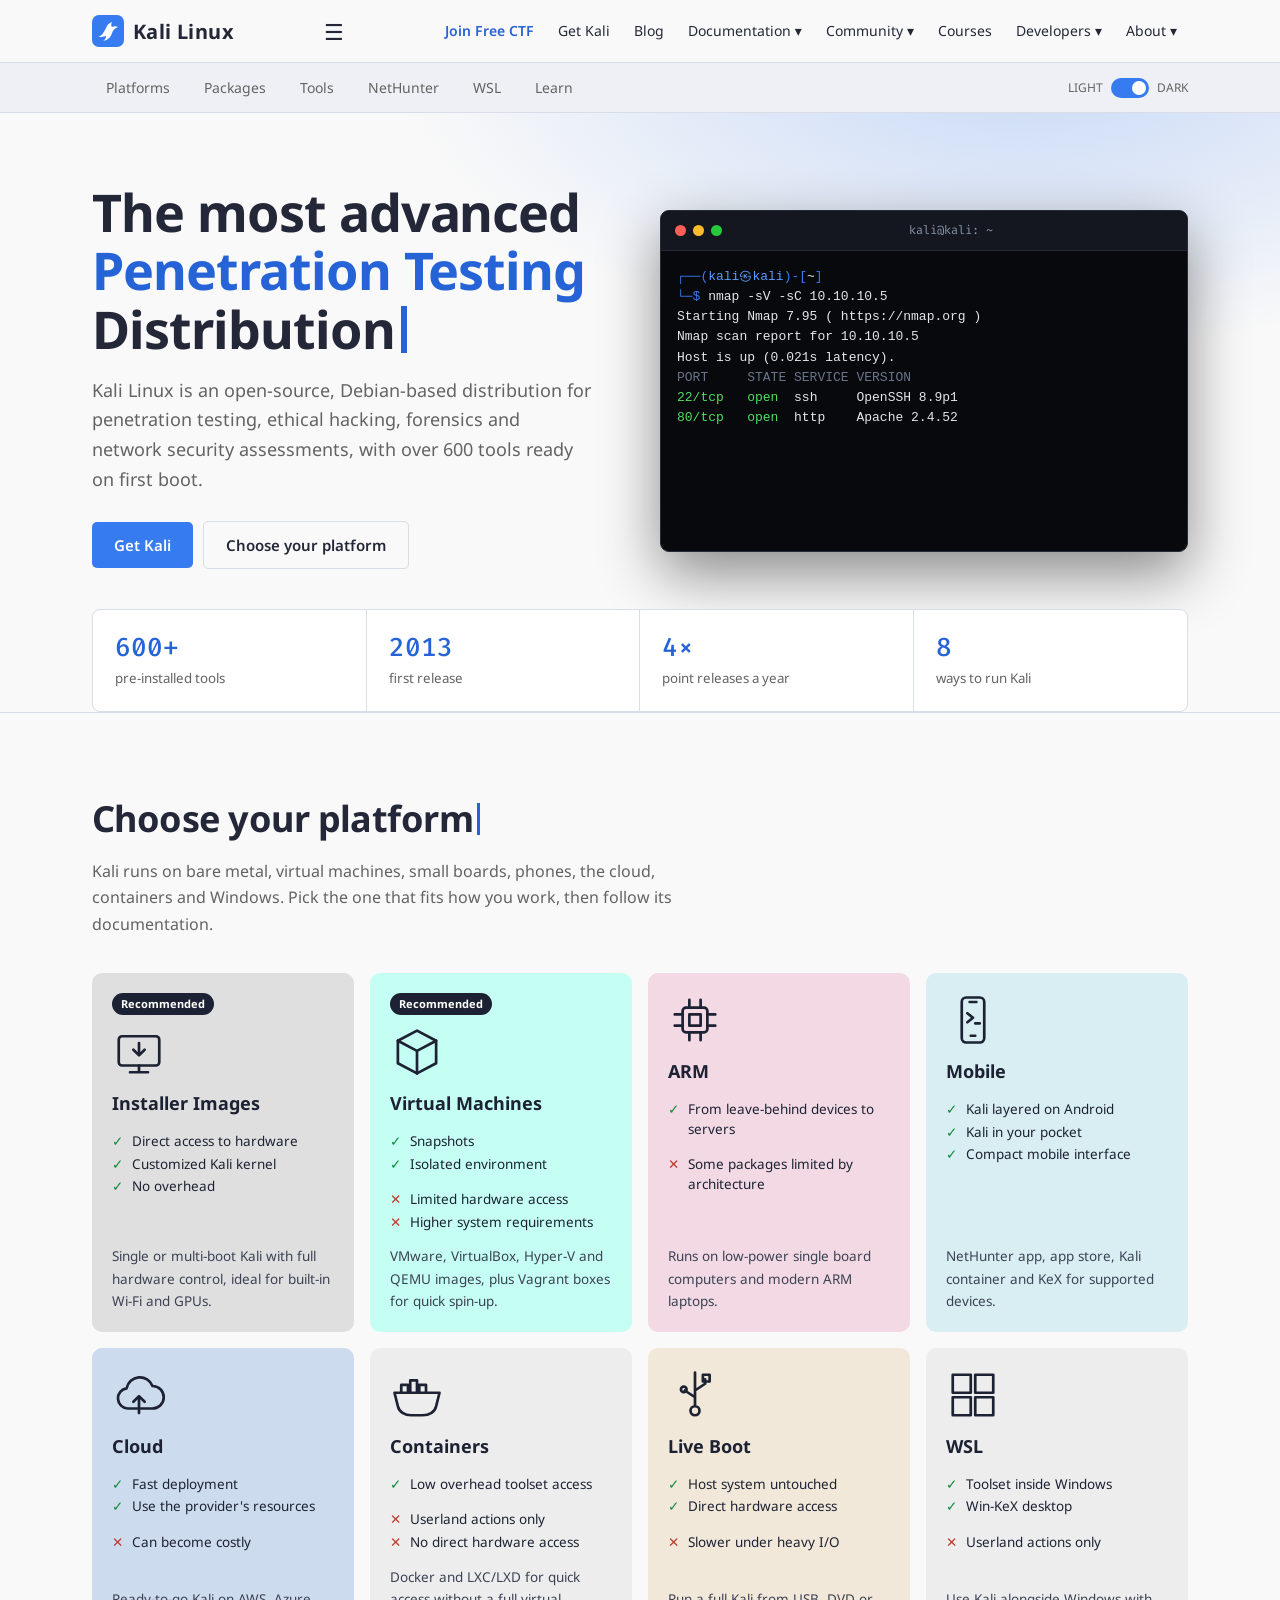
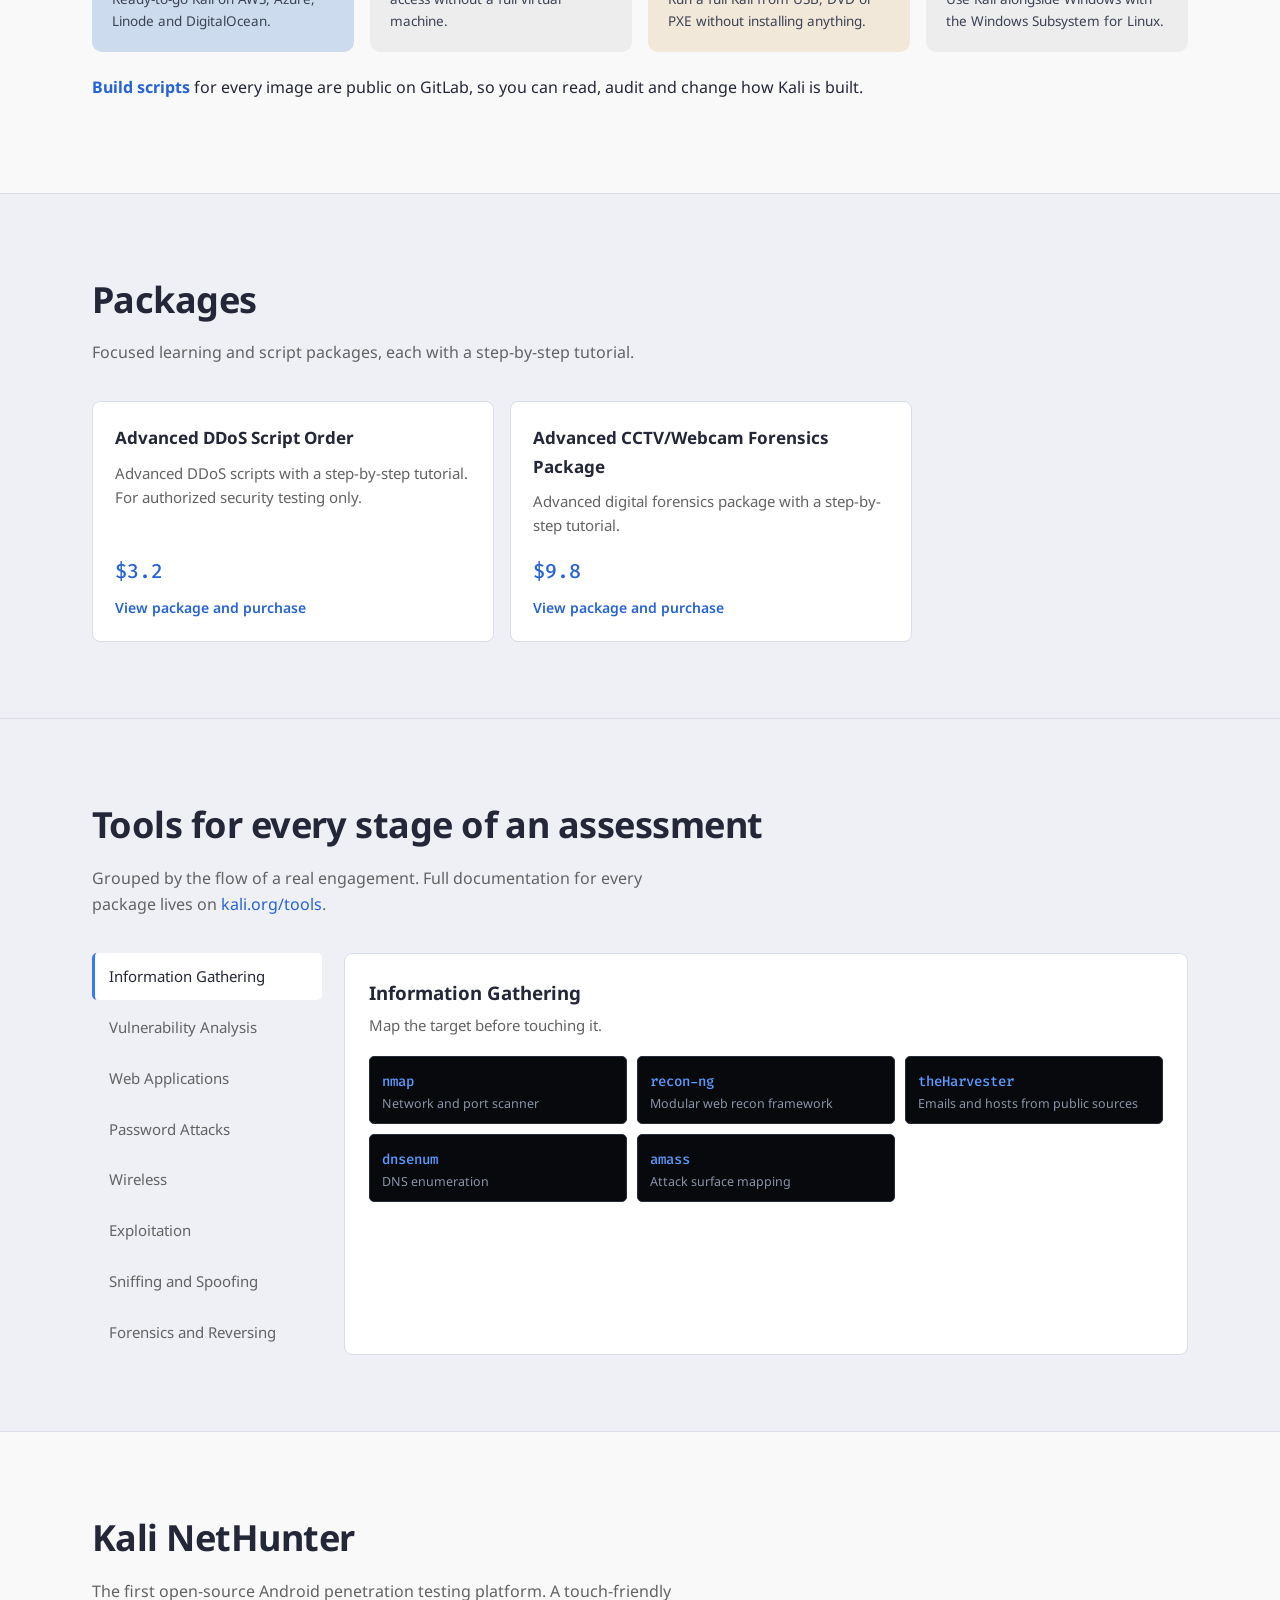
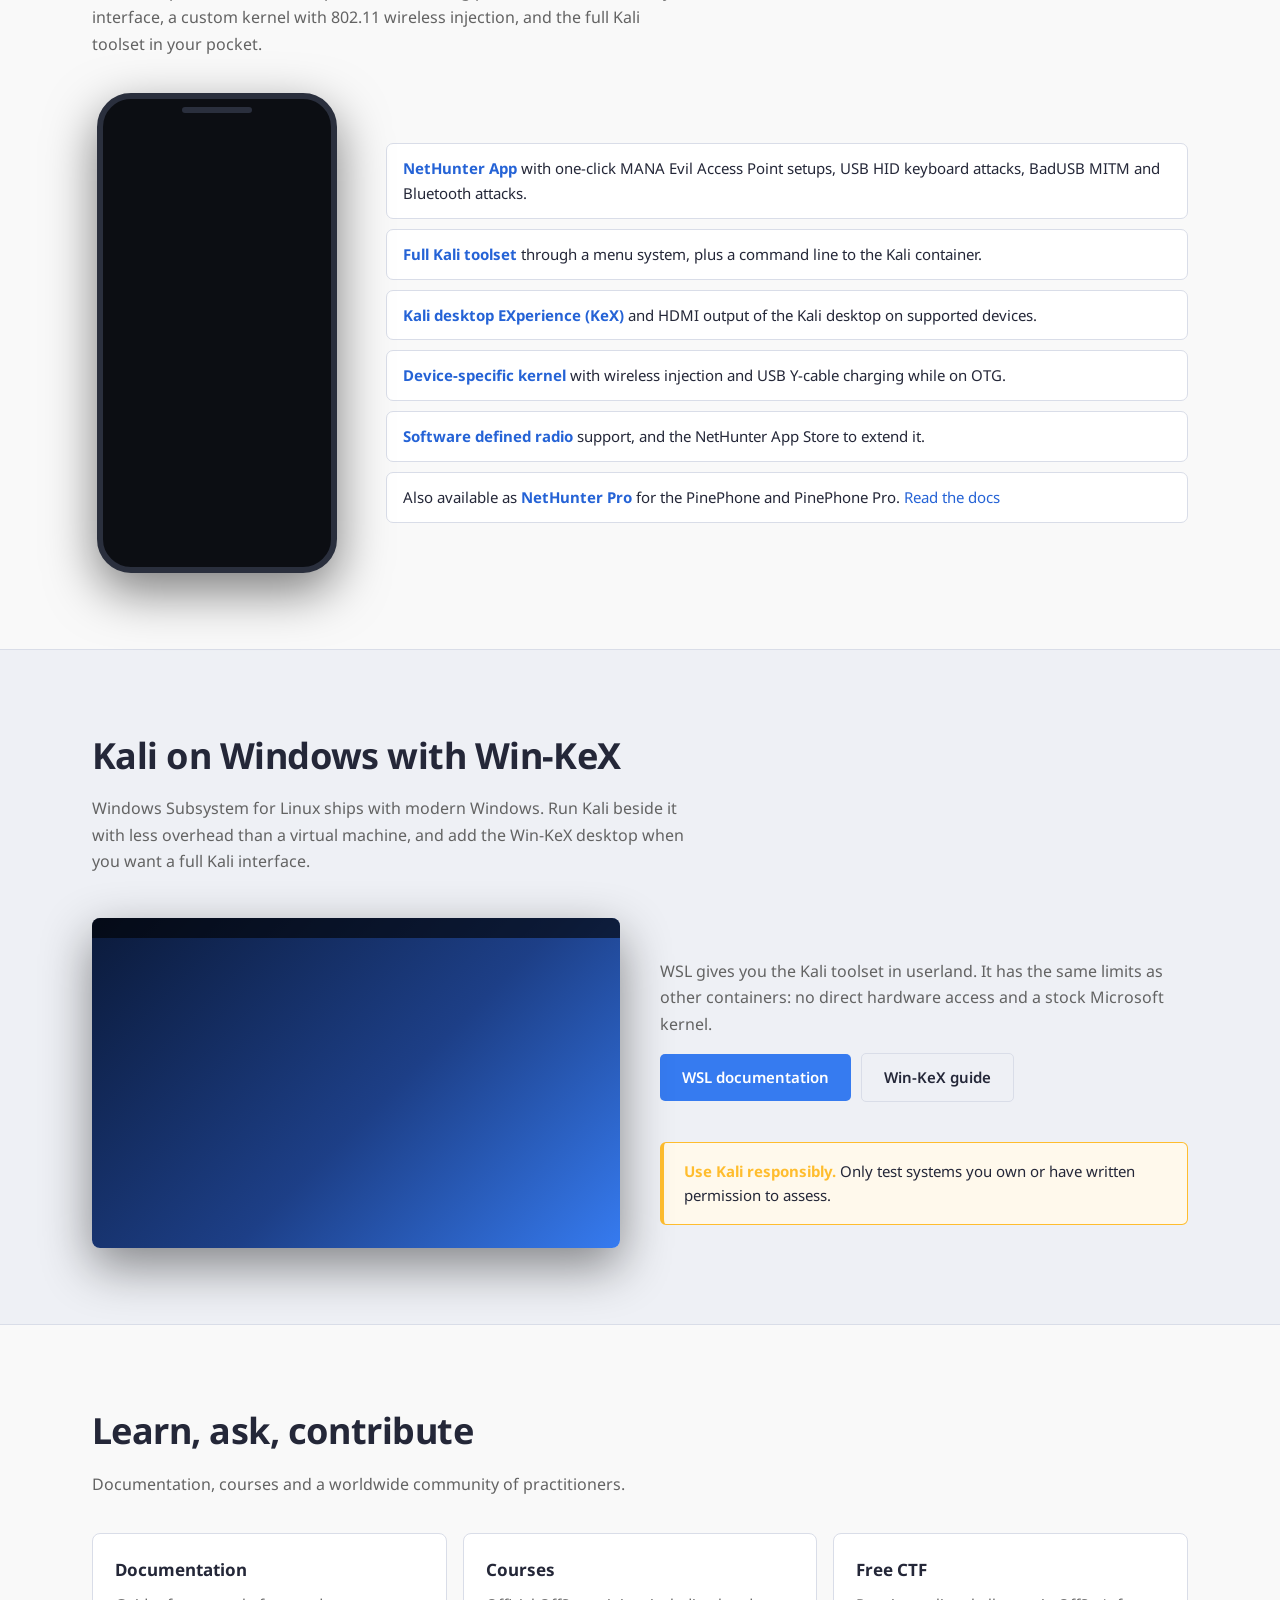
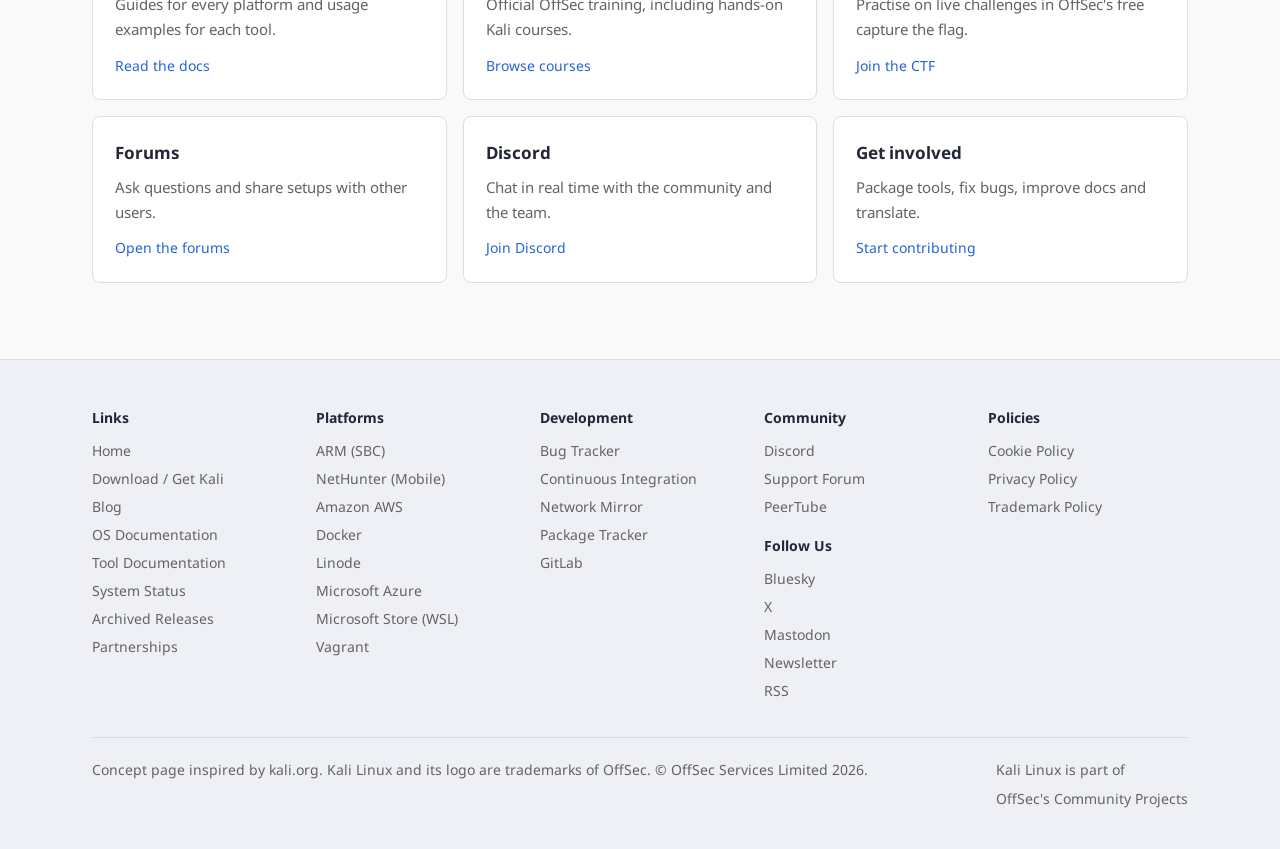
<file: index.html>
<!DOCTYPE html>
<html lang="en">
<head>
<meta charset="utf-8">
<title>Kali Linux | Penetration Testing and Ethical Hacking Linux Distribution</title>
<meta name="viewport" content="width=device-width, initial-scale=1, viewport-fit=cover">
<link rel="stylesheet" href="https://fonts.googleapis.com/css2?family=Noto+Sans:wght@400;600;700&family=Fira+Code:wght@400;500&display=swap">
<style>
:root{--bg:#010409;--bg2:#0b0f17;--panel:#16171d;--line:#262b38;--text:#e4e6ec;--mute:#98a0b3;--blue:#367bf0;--blue2:#5b9bff;--term:#07090d;--green:#4ee05b;--red:#ff5f56;--amber:#ffbd2e;--mono:'Fira Code',ui-monospace,Menlo,Consolas,monospace;--sans:'Noto Sans',system-ui,-apple-system,Segoe UI,Roboto,sans-serif;box-sizing:border-box;padding-top:env(safe-area-inset-top,0px);padding-bottom:env(safe-area-inset-bottom,0px)}
@media (prefers-color-scheme:light){:root:not([data-theme="dark"]){--bg:#f9f9f9;--bg2:#eef0f5;--panel:#fff;--line:#d9dde8;--text:#242738;--mute:#636363;--blue2:#2563d6}}
:root[data-theme="light"]{--bg:#f9f9f9;--bg2:#eef0f5;--panel:#fff;--line:#d9dde8;--text:#242738;--mute:#636363;--blue2:#2563d6}
*{box-sizing:border-box}html{scroll-behavior:smooth;scroll-padding-top:calc(120px + env(safe-area-inset-top,0px))}
body{margin:0;background:var(--bg);color:var(--text);font:16px/1.65 var(--sans)}
a{color:var(--blue2);text-decoration:none}a:hover{text-decoration:underline}
:focus-visible{outline:2px solid var(--blue2);outline-offset:2px}
.wrap{max-width:1140px;margin:0 auto;padding:0 22px}
header{position:sticky;top:env(safe-area-inset-top,0px);z-index:20;background:var(--bg);border-bottom:1px solid var(--line)}
header .wrap{display:flex;align-items:center;height:62px;gap:14px}
.logo{display:flex;align-items:center;gap:9px;font-weight:700;font-size:20px;color:var(--text);letter-spacing:.02em}
.logo:hover{text-decoration:none}.logo svg{width:32px;height:32px}
#nav{display:flex;list-style:none;margin:0 0 0 auto;padding:0;gap:2px;align-items:center}
#nav>li{position:relative}
#nav>li>a,#nav>li>button{all:unset;cursor:pointer;display:block;padding:20px 11px;font-size:14px;color:var(--text)}
#nav>li>a:hover,#nav>li>button:hover{color:var(--blue2);text-decoration:none}
#nav .ctf{color:var(--blue2);font-weight:600}
.menu{display:none;position:absolute;top:100%;left:0;min-width:220px;background:var(--panel);border:1px solid var(--line);border-radius:0 0 7px 7px;padding:6px;box-shadow:0 14px 34px rgba(0,0,0,.4)}
.dd:hover .menu,.dd:focus-within .menu{display:block}
.menu a{display:block;padding:8px 12px;border-radius:4px;color:var(--text);font-size:14px}.menu a:hover{background:var(--bg2);color:var(--blue2);text-decoration:none}
.burger{display:none;all:unset;cursor:pointer;margin-left:auto;padding:8px;font-size:22px}
.sub{border-bottom:1px solid var(--line);background:var(--bg2);position:sticky;top:calc(62px + env(safe-area-inset-top,0px));z-index:19}
.sub .wrap{display:flex;gap:6px;overflow-x:auto;padding-top:8px;padding-bottom:8px}
.sub a{color:var(--mute);font-size:14px;padding:5px 14px;border-radius:99px;white-space:nowrap}.sub a:hover{background:var(--panel);color:var(--text);text-decoration:none}
.sw{display:flex;align-items:center;gap:8px;margin-left:auto;font-size:12px;color:var(--mute)}
.sw button{all:unset;cursor:pointer;width:38px;height:20px;border-radius:99px;background:var(--blue);position:relative}
.sw button:after{content:"";position:absolute;top:3px;left:3px;width:14px;height:14px;border-radius:50%;background:#fff;transition:left .2s}
:root[data-theme="light"] .sw button:after{left:21px}
@media (prefers-color-scheme:light){:root:not([data-theme="dark"]) .sw button:after{left:21px}}
.hero{padding:70px 0 60px;background:radial-gradient(900px 420px at 80% -10%,rgba(54,123,240,.25),transparent 70%)}
.hero .wrap{display:grid;grid-template-columns:1fr 1fr;gap:40px;align-items:center}
h1{font-size:clamp(32px,4.8vw,52px);line-height:1.12;margin:0 0 18px;letter-spacing:-.02em}
h1 span{color:var(--blue2)}
.hero p{color:var(--mute);font-size:18px;max-width:50ch;margin:0 0 26px}
.btn{display:inline-block;background:var(--blue);color:#fff;padding:11px 22px;border-radius:5px;font-weight:600;font-size:15px;margin:0 10px 10px 0}
.btn:hover{text-decoration:none;filter:brightness(1.12)}.btn.ghost{background:transparent;border:1px solid var(--line);color:var(--text)}
.term{background:var(--term);border:1px solid #262b38;border-radius:9px;overflow:hidden;box-shadow:0 22px 60px rgba(0,0,0,.45);font:13px/1.55 var(--mono);color:#e4e6ec}
.tbar{display:flex;gap:7px;align-items:center;padding:10px 14px;background:#14171f;border-bottom:1px solid #262b38}.tbar i{width:11px;height:11px;border-radius:50%}.tbar span{margin:0 auto;color:#8a93a8;font-size:12px}
.term pre{margin:0;padding:16px;min-height:300px;overflow-x:auto}
.p1{color:#367bf0}.p2{color:#5b9bff}.g{color:var(--green)}.r{color:var(--red)}.y{color:var(--amber)}.d{color:#6b748a}
.cur{display:inline-block;width:8px;height:15px;background:currentColor;vertical-align:-2px;animation:bl 1s steps(2) infinite}@keyframes bl{50%{opacity:0}}
section{padding:76px 0;border-top:1px solid var(--line)}section.alt{background:var(--bg2)}
h2{font-size:clamp(26px,3.4vw,36px);margin:0 0 10px;letter-spacing:-.015em}.lead{color:var(--mute);max-width:66ch;margin:0 0 36px}
.stats{display:grid;grid-template-columns:repeat(4,1fr);border:1px solid var(--line);border-radius:8px;background:var(--panel);margin-top:-30px;position:relative}
.stats div{padding:20px 22px;border-right:1px solid var(--line)}.stats div:last-child{border:0}.stats b{display:block;font:500 26px var(--mono);color:var(--blue2)}.stats small{color:var(--mute)}
.plat{display:grid;grid-template-columns:repeat(4,1fr);gap:16px}
.pc{background:var(--c);color:#1c2233;border-radius:10px;padding:20px;display:flex;flex-direction:column;gap:10px;transition:transform .18s,box-shadow .18s}
.pc:hover{text-decoration:none;transform:translateY(-4px);box-shadow:0 14px 30px rgba(0,0,0,.35)}
.pc svg{width:54px;height:54px;color:#1c2233}.pc h3{margin:0;font-size:18px}
.pc ul{list-style:none;margin:0;padding:0;font-size:13.5px;line-height:1.45}.pc li{padding-left:20px;position:relative;margin:3px 0}
.pc .pos li:before{content:"✓";position:absolute;left:0;color:#0d8a3a;font-weight:700}.pc .neg li:before{content:"✕";position:absolute;left:0;color:#c0392b;font-weight:700}
.pc p{margin:auto 0 0;font-size:13.5px;color:#3b4254}
.pc.rec:after{content:"Recommended";align-self:flex-start;font-size:11px;font-weight:700;background:#1c2233;color:#fff;padding:2px 9px;border-radius:99px;order:-1}
.tools{display:grid;grid-template-columns:230px 1fr;gap:22px}
.tabs{display:flex;flex-direction:column;gap:4px}.tabs button{all:unset;cursor:pointer;padding:11px 14px;border-radius:5px;color:var(--mute);font-size:15px;border-left:3px solid transparent}
.tabs button:hover{background:var(--panel);color:var(--text)}.tabs button[aria-selected=true]{background:var(--panel);color:var(--text);border-left-color:var(--blue)}
.pane{background:var(--panel);border:1px solid var(--line);border-radius:8px;padding:24px;min-height:290px}.pane h3{margin:0 0 4px}.pane>p{color:var(--mute);margin:0 0 18px;font-size:15px}
.tl{display:grid;grid-template-columns:repeat(auto-fill,minmax(200px,1fr));gap:10px}
.tl div{background:var(--term);border:1px solid #262b38;border-radius:5px;padding:10px 12px;color:#e4e6ec}.tl code{font:500 14px var(--mono);color:#5b9bff}.tl span{display:block;font-size:12.5px;color:#8a93a8;line-height:1.4;margin-top:2px}
.nh{display:grid;grid-template-columns:250px 1fr;gap:44px;align-items:center}
.phone{width:240px;height:480px;border-radius:34px;background:#0c0e13;border:6px solid #2a2f3d;box-shadow:0 18px 50px rgba(0,0,0,.5);position:relative;overflow:hidden;margin:0 auto}
.phone:before{content:"";position:absolute;top:8px;left:50%;width:70px;height:6px;margin-left:-35px;border-radius:9px;background:#2a2f3d;z-index:3}
.scr{position:absolute;inset:26px 8px 12px;opacity:0;animation:cyc 16s infinite;font:11.5px/1.6 var(--mono);color:#e4e6ec;display:flex;flex-direction:column;gap:5px}
.scr:nth-child(2){animation-delay:4s}.scr:nth-child(3){animation-delay:8s}.scr:nth-child(4){animation-delay:12s}
@keyframes cyc{0%{opacity:0}4%,24%{opacity:1}28%,100%{opacity:0}}
.scr h4{margin:0 0 6px;font:700 14px var(--sans);color:#5b9bff}.scr .row{background:#161a24;border-radius:8px;padding:9px 10px;border-left:3px solid #367bf0}
.feat{list-style:none;padding:0;margin:0;display:grid;gap:10px}.feat li{background:var(--panel);border:1px solid var(--line);border-radius:7px;padding:12px 16px;font-size:15px}.feat b{color:var(--blue2)}
.wsl{margin-top:44px;display:grid;grid-template-columns:1fr 1fr;gap:40px;align-items:center}
.desk{position:relative;aspect-ratio:16/10;border-radius:8px;overflow:hidden;box-shadow:0 18px 50px rgba(0,0,0,.45);background:linear-gradient(135deg,#0b1a3a,#1d3f87 55%,#367bf0)}
.desk .bar{position:absolute;top:0;left:0;right:0;height:6%;background:rgba(0,0,0,.6)}
.desk .w{position:absolute;right:5%;bottom:14%;width:55%;height:55%;background:var(--term);border-radius:5px;font:10px/1.5 var(--mono);color:#e4e6ec;padding:8px;opacity:0;animation:win 10s infinite}
.desk .mn{position:absolute;left:0;top:6%;width:42%;height:70%;background:rgba(21,25,34,.95);padding:8px;font-size:10.5px;color:#e4e6ec;opacity:0;animation:mn 10s infinite}
.desk .mn i{display:block;padding:3px 6px;font-style:normal;border-radius:3px}.desk .mn i:nth-child(2){background:#367bf0}
@keyframes win{0%,25%{opacity:0;transform:translateY(12px)}35%,60%{opacity:1;transform:none}70%,100%{opacity:0}}
@keyframes mn{0%,60%{opacity:0}70%,92%{opacity:1}100%{opacity:0}}
.g3{display:grid;grid-template-columns:repeat(3,1fr);gap:16px}
.card{background:var(--panel);border:1px solid var(--line);border-radius:8px;padding:22px;color:var(--text)}.card:hover{text-decoration:none;border-color:var(--blue)}
.card h3{margin:0 0 8px;font-size:17px}.card p{margin:0;color:var(--mute);font-size:15px}.card .ln{display:block;margin-top:12px;color:var(--blue2);font-size:14px}
.package-grid{display:grid;grid-template-columns:repeat(2,minmax(0,1fr));gap:16px;max-width:820px}
.package-card{display:flex;flex-direction:column;min-height:220px}
.package-price{display:block;margin-top:auto;padding-top:20px;font:500 20px var(--mono);color:var(--blue2)}
.package-card .ln{font-weight:600}
.warn{border:1px solid var(--amber);border-left-width:4px;background:color-mix(in srgb,var(--amber) 9%,var(--panel));border-radius:6px;padding:16px 20px;margin-top:30px;font-size:15px}.warn b{color:var(--amber)}
footer{border-top:1px solid var(--line);padding:46px 0 34px;background:var(--bg2);color:var(--mute);font-size:14px}
footer .cols{display:grid;grid-template-columns:repeat(5,1fr);gap:24px}footer h4{color:var(--text);margin:0 0 10px;font-size:14px}footer a{display:block;color:var(--mute);margin:5px 0}footer a:hover{color:var(--blue2)}
footer .fb{border-top:1px solid var(--line);margin-top:30px;padding-top:20px;display:flex;gap:16px;flex-wrap:wrap;justify-content:space-between}
@media (prefers-reduced-motion:reduce){.cur{animation:none}.scr{animation:none}.scr:first-child{opacity:1}.desk .w,.desk .mn{animation:none;opacity:1}html{scroll-behavior:auto}}
@media (max-width:900px){.hero .wrap,.tools,.nh,.wsl,.g3,footer .cols{grid-template-columns:1fr}.plat{grid-template-columns:1fr 1fr}.stats{grid-template-columns:1fr 1fr}.stats div:nth-child(2){border-right:0}.stats div{border-bottom:1px solid var(--line)}.tabs{flex-direction:row;overflow-x:auto}.tabs button{white-space:nowrap;border-left:0;border-bottom:3px solid transparent}.tabs button[aria-selected=true]{border-bottom-color:var(--blue)}
.burger{display:block}#nav{display:none;position:absolute;top:62px;left:0;right:0;flex-direction:column;align-items:stretch;background:var(--bg);border-bottom:1px solid var(--line);padding:8px 22px;max-height:75vh;overflow:auto}#nav.open{display:flex}#nav>li>a,#nav>li>button{padding:11px 4px}.menu{display:block;position:static;box-shadow:none;border:0;padding:0 0 4px 12px;background:none}}
@media (max-width:560px){.plat{grid-template-columns:1fr}}
</style>
</head>
<body>
<svg width="0" height="0" style="position:absolute" aria-hidden="true"><defs>
<symbol id="i-inst" viewBox="0 0 48 48" fill="none" stroke="currentColor" stroke-width="2.4" stroke-linecap="round" stroke-linejoin="round"><rect x="6" y="10" width="36" height="26" rx="3"/><path d="M16 42h16M24 36v6M24 16v10m-5-4 5 5 5-5"/></symbol>
<symbol id="i-vm" viewBox="0 0 48 48" fill="none" stroke="currentColor" stroke-width="2.4" stroke-linecap="round" stroke-linejoin="round"><path d="M24 5 41 14v20L24 43 7 34V14z"/><path d="M7 14l17 9 17-9M24 23v20"/></symbol>
<symbol id="i-arm" viewBox="0 0 48 48" fill="none" stroke="currentColor" stroke-width="2.4" stroke-linecap="round" stroke-linejoin="round"><rect x="13" y="13" width="22" height="22" rx="3"/><rect x="19" y="19" width="10" height="10"/><path d="M19 6v7M29 6v7M19 35v7M29 35v7M6 19h7M6 29h7M35 19h7M35 29h7"/></symbol>
<symbol id="i-mob" viewBox="0 0 48 48" fill="none" stroke="currentColor" stroke-width="2.4" stroke-linecap="round" stroke-linejoin="round"><rect x="14" y="4" width="20" height="40" rx="4"/><path d="M21 8h6M22 38h4M19 18l5 4-5 4M26 27h4"/></symbol>
<symbol id="i-cld" viewBox="0 0 48 48" fill="none" stroke="currentColor" stroke-width="2.4" stroke-linecap="round" stroke-linejoin="round"><path d="M14 36a9 9 0 0 1-1-17.9A12 12 0 0 1 36 16a10 10 0 0 1 0 20z"/><path d="M24 40V26m-5 4 5-5 5 5"/></symbol>
<symbol id="i-con" viewBox="0 0 48 48" fill="none" stroke="currentColor" stroke-width="2.4" stroke-linecap="round" stroke-linejoin="round"><path d="M4 22h40l-3 12c-1 5-6 8-12 8H19c-6 0-11-3-12-8z"/><path d="M10 22v-7h6v7M18 22v-11h6v11M26 22v-7h6v7"/></symbol>
<symbol id="i-usb" viewBox="0 0 48 48" fill="none" stroke="currentColor" stroke-width="2.4" stroke-linecap="round" stroke-linejoin="round"><path d="M24 4v30M24 34a4 4 0 1 0 0 8 4 4 0 0 0 0-8zM24 20l9-6v-4M24 26l-9-6"/><rect x="31" y="6" width="6" height="6"/><circle cx="14" cy="19" r="2.5"/></symbol>
<symbol id="i-wsl" viewBox="0 0 48 48" fill="none" stroke="currentColor" stroke-width="2.4" stroke-linecap="round" stroke-linejoin="round"><rect x="6" y="6" width="16" height="16"/><rect x="26" y="6" width="16" height="16"/><rect x="6" y="26" width="16" height="16"/><rect x="26" y="26" width="16" height="16"/></symbol>
</defs></svg>

<header><div class="wrap">
<a class="logo" href="https://www.kali.org/" aria-label="Kali Linux home"><svg viewBox="0 0 32 32" aria-hidden="true"><rect width="32" height="32" rx="7" fill="#367bf0"/><path d="M6 22c4-1 6-5 8-9 1-3 3-5 6-6-1 2-1 4 0 5 2-1 4-1 6 0-3 1-5 3-6 6-1 4-4 7-9 8 2-1 3-3 3-5-3 1-6 1-8 1z" fill="#fff"/></svg>Kali Linux</a>
<button class="burger" id="bg" aria-label="Show menu" aria-expanded="false">☰</button>
<ul id="nav">
<li><a class="ctf" href="https://www.offsec.com/events/the-gauntlet/?utm_source=kali&utm_medium=web&utm_campaign=menu">Join Free CTF</a></li>
<li><a href="buy/order.html">Get Kali</a></li>
<li><a href="https://www.kali.org/blog/">Blog</a></li>
<li class="dd"><button>Documentation ▾</button><div class="menu"><a href="https://www.kali.org/docs/">Documentation Pages</a><a href="https://www.kali.org/tools/">Tools Documentation</a><a href="https://www.kali.org/faq/">Frequently Asked Questions</a><a href="https://bugs.kali.org/">Known Issues</a></div></li>
<li class="dd"><button>Community ▾</button><div class="menu"><a href="https://www.kali.org/community/">Community Support</a><a href="https://forums.kali.org/">Forums</a><a href="https://discord.kali.org/">Discord</a><a href="https://www.kali.org/newsletter/">Join Newsletter</a><a href="https://http.kali.org/README?mirrorlist">Mirror Location</a><a href="https://www.kali.org/docs/community/contribute/">Get Involved</a></div></li>
<li><a href="https://www.offsec.com/kali-training/courses/?utm_source=kali&utm_medium=web&utm_campaign=menu">Courses</a></li>
<li class="dd"><button>Developers ▾</button><div class="menu"><a href="https://gitlab.com/kalilinux">Git Repositories</a><a href="https://pkg.kali.org/">Packages</a><a href="https://autopkgtest.kali.org/">Auto Package Test</a><a href="https://bugs.kali.org/">Bug Tracker</a><a href="https://nethunter.kali.org/">Kali NetHunter Stats</a></div></li>
<li class="dd"><button>About ▾</button><div class="menu"><a href="https://www.kali.org/features/">Kali Linux Overview</a><a href="https://www.kali.org/wallpapers/">Wallpapers</a><a href="https://www.kali.org/about-us/">Meet The Kali Team</a><a href="https://www.kali.org/partnerships/">Partnerships</a><a href="https://www.kali.org/contact/">Contact Us</a></div></li>
</ul></div></header>
<div class="sub"><div class="wrap"><a href="#platforms">Platforms</a><a href="#packages">Packages</a><a href="#tools">Tools</a><a href="#nethunter">NetHunter</a><a href="#wsl">WSL</a><a href="#learn">Learn</a><div class="sw"><span>LIGHT</span><button id="tg" aria-label="Toggle light or dark theme"></button><span>DARK</span></div></div></div>

<div class="hero"><div class="wrap">
<div>
<h1>The most advanced <span>Penetration Testing</span> Distribution<span class="cur" style="width:.12em;height:.9em;margin-left:6px;vertical-align:-.08em"></span></h1>
<p>Kali Linux is an open-source, Debian-based distribution for penetration testing, ethical hacking, forensics and network security assessments, with over 600 tools ready on first boot.</p>
<a class="btn" href="buy/order.html">Get Kali</a><a class="btn ghost" href="#platforms">Choose your platform</a>
</div>
<div class="term" role="img" aria-label="Animated terminal running an nmap scan"><div class="tbar"><i style="background:#ff5f56"></i><i style="background:#ffbd2e"></i><i style="background:#27c93f"></i><span>kali@kali: ~</span></div><pre id="tp"></pre></div>
</div></div>

<div class="wrap"><div class="stats"><div><b>600+</b><small>pre-installed tools</small></div><div><b>2013</b><small>first release</small></div><div><b>4×</b><small>point releases a year</small></div><div><b>8</b><small>ways to run Kali</small></div></div></div>

<section id="platforms"><div class="wrap">
<h2>Choose your platform<span class="cur" style="width:3px;height:.9em;margin-left:4px;vertical-align:-.1em;color:var(--blue2)"></span></h2>
<p class="lead">Kali runs on bare metal, virtual machines, small boards, phones, the cloud, containers and Windows. Pick the one that fits how you work, then follow its documentation.</p>
<div class="plat">
<a class="pc rec" style="--c:#dfdfdf" href="https://www.kali.org/docs/installation/"><svg><use href="#i-inst"/></svg><h3>Installer Images</h3><ul class="pos"><li>Direct access to hardware</li><li>Customized Kali kernel</li><li>No overhead</li></ul><p>Single or multi-boot Kali with full hardware control, ideal for built-in Wi-Fi and GPUs.</p></a>
<a class="pc rec" style="--c:#c5fff4" href="https://www.kali.org/docs/virtualization/"><svg><use href="#i-vm"/></svg><h3>Virtual Machines</h3><ul class="pos"><li>Snapshots</li><li>Isolated environment</li></ul><ul class="neg"><li>Limited hardware access</li><li>Higher system requirements</li></ul><p>VMware, VirtualBox, Hyper-V and QEMU images, plus Vagrant boxes for quick spin-up.</p></a>
<a class="pc" style="--c:#f2d9e3" href="https://www.kali.org/docs/arm/"><svg><use href="#i-arm"/></svg><h3>ARM</h3><ul class="pos"><li>From leave-behind devices to servers</li></ul><ul class="neg"><li>Some packages limited by architecture</li></ul><p>Runs on low-power single board computers and modern ARM laptops.</p></a>
<a class="pc" style="--c:#d9eef2" href="https://www.kali.org/docs/nethunter/"><svg><use href="#i-mob"/></svg><h3>Mobile</h3><ul class="pos"><li>Kali layered on Android</li><li>Kali in your pocket</li><li>Compact mobile interface</li></ul><p>NetHunter app, app store, Kali container and KeX for supported devices.</p></a>
<a class="pc" style="--c:#cddbee" href="https://www.kali.org/docs/cloud/"><svg><use href="#i-cld"/></svg><h3>Cloud</h3><ul class="pos"><li>Fast deployment</li><li>Use the provider's resources</li></ul><ul class="neg"><li>Can become costly</li></ul><p>Ready-to-go Kali on AWS, Azure, Linode and DigitalOcean.</p></a>
<a class="pc" style="--c:#ededed" href="https://www.kali.org/docs/containers/"><svg><use href="#i-con"/></svg><h3>Containers</h3><ul class="pos"><li>Low overhead toolset access</li></ul><ul class="neg"><li>Userland actions only</li><li>No direct hardware access</li></ul><p>Docker and LXC/LXD for quick access without a full virtual machine.</p></a>
<a class="pc" style="--c:#f2e8d9" href="https://www.kali.org/docs/usb/"><svg><use href="#i-usb"/></svg><h3>Live Boot</h3><ul class="pos"><li>Host system untouched</li><li>Direct hardware access</li></ul><ul class="neg"><li>Slower under heavy I/O</li></ul><p>Run a full Kali from USB, DVD or PXE without installing anything.</p></a>
<a class="pc" style="--c:#ededed" href="https://www.kali.org/docs/wsl/"><svg><use href="#i-wsl"/></svg><h3>WSL</h3><ul class="pos"><li>Toolset inside Windows</li><li>Win-KeX desktop</li></ul><ul class="neg"><li>Userland actions only</li></ul><p>Use Kali alongside Windows with the Windows Subsystem for Linux.</p></a>
</div>
<p style="margin-top:22px"><a href="https://gitlab.com/kalilinux/build-scripts"><b>Build scripts</b></a> for every image are public on GitLab, so you can read, audit and change how Kali is built.</p>
</div></section>

<section class="alt" id="packages"><div class="wrap">
<h2>Packages</h2>
<p class="lead">Focused learning and script packages, each with a step-by-step tutorial.</p>
<div class="package-grid">
<a class="card package-card" href="buy/package-order.html?product=ethical-hacking">
<h3>Advanced DDoS Script Order</h3>
<p>Advanced DDoS scripts with a step-by-step tutorial. For authorized security testing only.</p>
<span class="package-price">$3.2</span>
<span class="ln">View package and purchase</span>
</a>
<a class="card package-card" href="buy/package-order.html?product=forensics">
<h3>Advanced CCTV/Webcam Forensics Package</h3>
<p>Advanced digital forensics package with a step-by-step tutorial.</p>
<span class="package-price">$9.8</span>
<span class="ln">View package and purchase</span>
</a>
</div></div></section>

<section class="alt" id="tools"><div class="wrap">
<h2>Tools for every stage of an assessment</h2>
<p class="lead">Grouped by the flow of a real engagement. Full documentation for every package lives on <a href="https://www.kali.org/tools/">kali.org/tools</a>.</p>
<div class="tools"><div class="tabs" role="tablist" id="tabs"></div><div class="pane" id="pane" role="tabpanel"></div></div>
</div></section>

<section id="nethunter"><div class="wrap">
<h2>Kali NetHunter</h2>
<p class="lead">The first open-source Android penetration testing platform. A touch-friendly interface, a custom kernel with 802.11 wireless injection, and the full Kali toolset in your pocket.</p>
<div class="nh">
<div class="phone" role="img" aria-label="Animated NetHunter app screens">
<div class="scr"><h4>NetHunter</h4><div class="row">Kali Services</div><div class="row">Custom Commands</div><div class="row">MAC Changer</div><div class="row">KeX Manager</div><div class="row">Wireless Attacks</div></div>
<div class="scr"><h4>Kali Terminal</h4><span><span class="p2">┌──(kali㉿nethunter)</span><br><span class="p1">└─$</span> iwconfig wlan1<br>wlan1 IEEE 802.11 Mode:<span class="g">Monitor</span><br><span class="p1">└─$</span> airodump-ng wlan1<br><span class="d">BSSID  PWR  CH  ENC</span><br>A4:2B:…  -41   6  WPA2<br><span class="p1">└─$</span> <span class="cur"></span></span></div>
<div class="scr"><h4>MANA Evil AP</h4><div class="row">SSID: <span class="y">Free_Airport_WiFi</span></div><div class="row">Mode: <span class="g">Enabled</span></div><div class="row">Clients: 3</div><div class="row">Logging: on</div></div>
<div class="scr"><h4>HID Attacks</h4><div class="row">Keyboard layout: US</div><div class="row">Windows CMD</div><div class="row">PowerShell payloads</div><div class="row">Preview, then execute</div></div>
</div>
<ul class="feat">
<li><b>NetHunter App</b> with one-click MANA Evil Access Point setups, USB HID keyboard attacks, BadUSB MITM and Bluetooth attacks.</li>
<li><b>Full Kali toolset</b> through a menu system, plus a command line to the Kali container.</li>
<li><b>Kali desktop EXperience (KeX)</b> and HDMI output of the Kali desktop on supported devices.</li>
<li><b>Device-specific kernel</b> with wireless injection and USB Y-cable charging while on OTG.</li>
<li><b>Software defined radio</b> support, and the NetHunter App Store to extend it.</li>
<li>Also available as <b>NetHunter Pro</b> for the PinePhone and PinePhone Pro. <a href="https://www.kali.org/docs/nethunter-pro/">Read the docs</a></li>
</ul></div></div></section>

<section class="alt" id="wsl"><div class="wrap">
<h2>Kali on Windows with Win-KeX</h2>
<p class="lead">Windows Subsystem for Linux ships with modern Windows. Run Kali beside it with less overhead than a virtual machine, and add the Win-KeX desktop when you want a full Kali interface.</p>
<div class="wsl">
<div class="desk" role="img" aria-label="Animated Win-KeX desktop with terminal and menu"><div class="bar"></div><div class="mn"><i>Kali Linux</i><i>01 - Information Gathering</i><i>02 - Vulnerability Analysis</i><i>03 - Web Application Analysis</i><i>05 - Password Attacks</i><i>06 - Wireless Attacks</i></div><div class="w"><span class="p2">kali@kali</span>:~$ nmap -sV target<br><span class="g">80/tcp open http</span><br><span class="g">443/tcp open https</span><br>:~$ <span class="cur"></span></div></div>
<div><p style="color:var(--mute)">WSL gives you the Kali toolset in userland. It has the same limits as other containers: no direct hardware access and a stock Microsoft kernel.</p><a class="btn" href="https://www.kali.org/docs/wsl/">WSL documentation</a><a class="btn ghost" href="https://www.kali.org/docs/wsl/win-kex/">Win-KeX guide</a>
<div class="warn"><b>Use Kali responsibly.</b> Only test systems you own or have written permission to assess.</div></div>
</div></div></section>

<section id="learn"><div class="wrap">
<h2>Learn, ask, contribute</h2>
<p class="lead">Documentation, courses and a worldwide community of practitioners.</p>
<div class="g3">
<a class="card" href="https://www.kali.org/docs/"><h3>Documentation</h3><p>Guides for every platform and usage examples for each tool.</p><span class="ln">Read the docs</span></a>
<a class="card" href="https://www.offsec.com/kali-training/courses/"><h3>Courses</h3><p>Official OffSec training, including hands-on Kali courses.</p><span class="ln">Browse courses</span></a>
<a class="card" href="https://www.offsec.com/events/the-gauntlet/"><h3>Free CTF</h3><p>Practise on live challenges in OffSec's free capture the flag.</p><span class="ln">Join the CTF</span></a>
<a class="card" href="https://forums.kali.org/"><h3>Forums</h3><p>Ask questions and share setups with other users.</p><span class="ln">Open the forums</span></a>
<a class="card" href="https://discord.kali.org/"><h3>Discord</h3><p>Chat in real time with the community and the team.</p><span class="ln">Join Discord</span></a>
<a class="card" href="https://www.kali.org/docs/community/contribute/"><h3>Get involved</h3><p>Package tools, fix bugs, improve docs and translate.</p><span class="ln">Start contributing</span></a>
</div></div></section>

<footer><div class="wrap"><div class="cols">
<div><h4>Links</h4><a href="https://www.kali.org/">Home</a><a href="buy/order.html">Download / Get Kali</a><a href="https://www.kali.org/blog/">Blog</a><a href="https://www.kali.org/docs/">OS Documentation</a><a href="https://www.kali.org/tools/">Tool Documentation</a><a href="https://status.kali.org/">System Status</a><a href="https://old.kali.org/">Archived Releases</a><a href="https://www.kali.org/partnerships/">Partnerships</a></div>
<div><h4>Platforms</h4><a href="https://arm.kali.org/">ARM (SBC)</a><a href="https://nethunter.kali.org/">NetHunter (Mobile)</a><a href="https://aws.amazon.com/marketplace/pp/B08LL91KKB">Amazon AWS</a><a href="https://hub.docker.com/u/kalilinux">Docker</a><a href="https://www.linode.com/marketplace/apps/kali-linux/kali-linux/">Linode</a><a href="https://azuremarketplace.microsoft.com/en/marketplace/apps/kali-linux.kali">Microsoft Azure</a><a href="https://www.microsoft.com/en-us/p/kali-linux/9pkr34tncv07">Microsoft Store (WSL)</a><a href="https://portal.cloud.hashicorp.com/vagrant/discover/kalilinux">Vagrant</a></div>
<div><h4>Development</h4><a href="https://bugs.kali.org/">Bug Tracker</a><a href="https://autopkgtest.kali.org/">Continuous Integration</a><a href="https://http.kali.org/README?mirrorlist">Network Mirror</a><a href="https://pkg.kali.org/">Package Tracker</a><a href="https://gitlab.com/kalilinux">GitLab</a></div>
<div><h4>Community</h4><a href="https://discord.kali.org/">Discord</a><a href="https://forums.kali.org/">Support Forum</a><a href="https://video.infosec.exchange/c/kalilinux/videos">PeerTube</a><h4 style="margin-top:16px">Follow Us</h4><a href="https://bsky.app/profile/kalilinux.bsky.social">Bluesky</a><a href="https://x.com/kalilinux">X</a><a href="https://infosec.exchange/@kalilinux">Mastodon</a><a href="https://www.kali.org/newsletter/">Newsletter</a><a href="https://www.kali.org/rss.xml">RSS</a></div>
<div><h4>Policies</h4><a href="https://www.kali.org/docs/policy/cookie/">Cookie Policy</a><a href="https://www.kali.org/docs/policy/privacy/">Privacy Policy</a><a href="https://www.kali.org/docs/policy/trademark/">Trademark Policy</a></div>
</div>
<div class="fb"><span>Concept page inspired by kali.org. Kali Linux and its logo are trademarks of OffSec. © OffSec Services Limited 2026.</span><span>Kali Linux is part of <a href="https://www.offsec.com/community/?utm_source=kali&utm_medium=web&utm_campaign=www#projects">OffSec's Community Projects</a></span></div>
</div></footer>

<script>
var T=[
["Information Gathering","Map the target before touching it.",[["nmap","Network and port scanner"],["recon-ng","Modular web recon framework"],["theHarvester","Emails and hosts from public sources"],["dnsenum","DNS enumeration"],["amass","Attack surface mapping"]]],
["Vulnerability Analysis","Find known weaknesses.",[["nikto","Web server scanner"],["openvas","Full vulnerability scanner"],["lynis","Unix security auditing"],["sqlmap","SQL injection testing"],["searchsploit","Offline Exploit-DB search"]]],
["Web Applications","Test sites and APIs.",[["burpsuite","Intercepting proxy platform"],["zaproxy","OWASP ZAP scanner"],["gobuster","Directory and DNS brute force"],["ffuf","Fast web fuzzer"],["wpscan","WordPress scanner"]]],
["Password Attacks","Test credential strength.",[["john","John the Ripper"],["hashcat","GPU hash cracking"],["hydra","Online login tester"],["crunch","Wordlist generator"],["cewl","Wordlists from websites"]]],
["Wireless","Audit Wi-Fi and Bluetooth.",[["aircrack-ng","WPA key auditing suite"],["wifite","Automated wireless auditing"],["kismet","Wireless detector"],["reaver","WPS testing"],["mdk4","Wireless stress testing"]]],
["Exploitation","Prove a weakness is real.",[["metasploit","Exploit framework"],["msfvenom","Payload generator"],["beef-xss","Browser exploitation"],["setoolkit","Social-Engineer Toolkit"],["impacket","Network protocol toolkit"]]],
["Sniffing and Spoofing","Watch network traffic.",[["wireshark","Protocol analyser"],["tcpdump","CLI packet capture"],["ettercap","MITM test suite"],["bettercap","Network monitoring"],["responder","LLMNR poisoner"]]],
["Forensics and Reversing","Investigate and take apart.",[["autopsy","Forensics platform"],["volatility3","Memory forensics"],["binwalk","Firmware analysis"],["ghidra","Reverse engineering suite"],["radare2","Disassembler framework"]]]
];
var tabs=document.getElementById('tabs'),pane=document.getElementById('pane');
function show(i){[].forEach.call(tabs.children,function(b,j){b.setAttribute('aria-selected',j===i)});var t=T[i],h='<h3>'+t[0]+'</h3><p>'+t[1]+'</p><div class="tl">';t[2].forEach(function(x){h+='<div><code>'+x[0]+'</code><span>'+x[1]+'</span></div>'});pane.innerHTML=h+'</div>'}
T.forEach(function(t,i){var b=document.createElement('button');b.textContent=t[0];b.setAttribute('role','tab');b.onclick=function(){show(i)};tabs.appendChild(b)});show(0);
document.getElementById('tg').onclick=function(){var r=document.documentElement,d=r.getAttribute('data-theme'),dark=d?d==='dark':!matchMedia('(prefers-color-scheme: light)').matches;r.setAttribute('data-theme',dark?'light':'dark')};
var bg=document.getElementById('bg'),nv=document.getElementById('nav');bg.onclick=function(){bg.setAttribute('aria-expanded',nv.classList.toggle('open'))};
var P='<span class="p1">┌──(</span><span class="p2">kali㉿kali</span><span class="p1">)-[</span>~<span class="p1">]</span>\n<span class="p1">└─$</span> ';
var L=[P+'nmap -sV -sC 10.10.10.5','Starting Nmap 7.95 ( https://nmap.org )','Nmap scan report for 10.10.10.5','Host is up (0.021s latency).','<span class="d">PORT     STATE SERVICE VERSION</span>','<span class="g">22/tcp   open</span>  ssh     OpenSSH 8.9p1','<span class="g">80/tcp   open</span>  http    Apache 2.4.52','<span class="y">3306/tcp open</span>  mysql   MySQL 8.0.36','<span class="r">445/tcp  filtered</span> microsoft-ds','Nmap done: 1 IP address scanned in 9.41s','',P+'searchsploit apache 2.4.52','<span class="d">Exploits: No Results</span>','',P+'<span class="cur"></span>'];
var tp=document.getElementById('tp'),n=0;
if(matchMedia('(prefers-reduced-motion: reduce)').matches){tp.innerHTML=L.join('\n')}else{(function s(){tp.innerHTML=L.slice(0,++n).join('\n');if(n<L.length)setTimeout(s,n===1?500:360)})()}
</script>
</body>
</html>
</file>
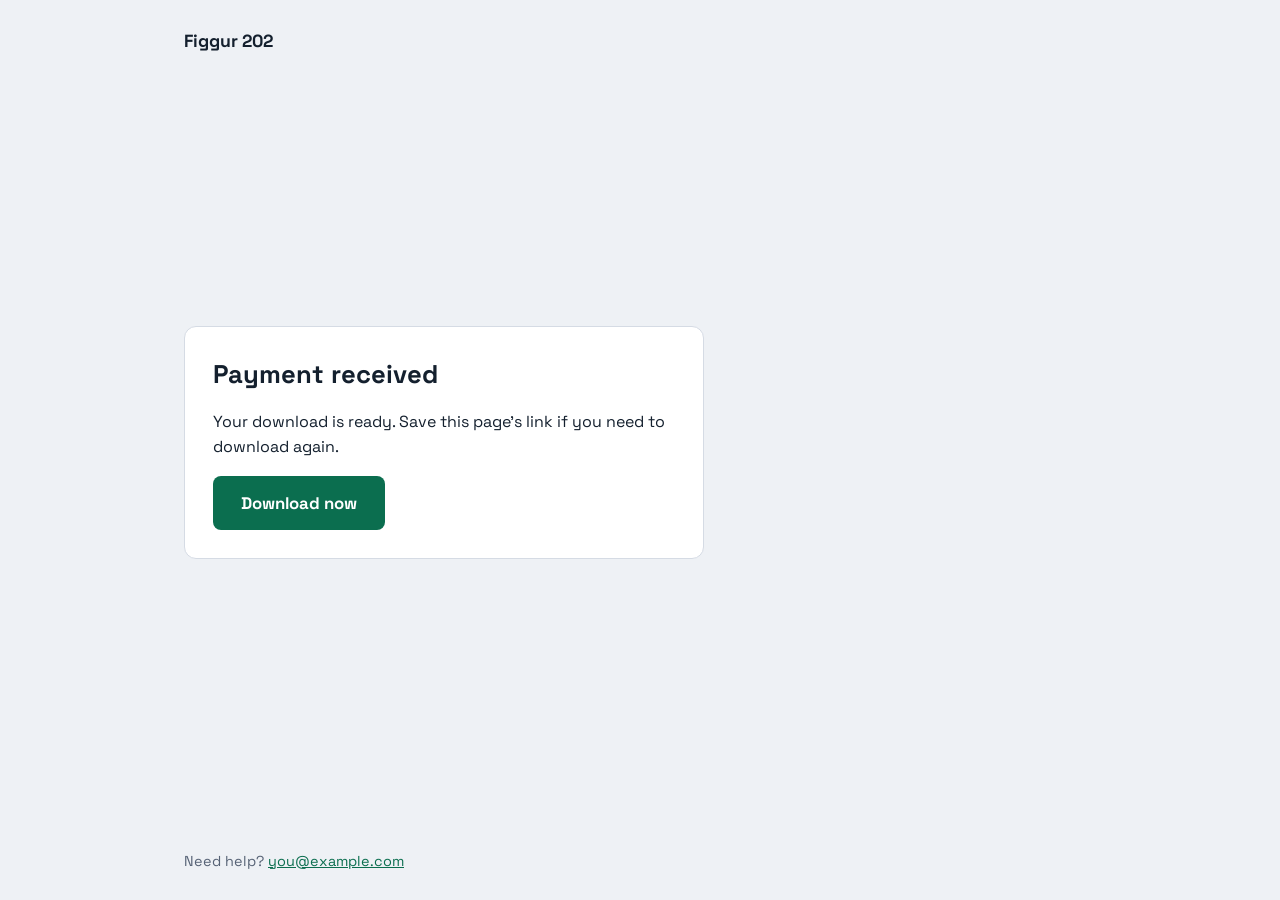
<file: success.html>
<!DOCTYPE html>
<html lang="en"><head>
<meta charset="utf-8"><meta name="viewport" content="width=device-width,initial-scale=1">
<meta name="robots" content="noindex">
<title>Your download</title>
<link rel="preconnect" href="https://fonts.googleapis.com"><link rel="preconnect" href="https://fonts.gstatic.com" crossorigin>
<link href="https://fonts.googleapis.com/css2?family=Space+Grotesk:wght@400;700&display=swap" rel="stylesheet">
<link rel="stylesheet" href="css/style.css">
</head><body>
<header data-t="productName"></header>
<main>
  <div class="panel" id="granted" hidden>
    <h2>Payment received</h2>
    <p>Your download is ready. Save this page's link if you need to download again.</p>
    <a class="btn" id="dl" href="#">Download now</a>
  </div>
  <div class="panel" id="denied" hidden>
    <h2>No payment found</h2>
    <p>This page opens after a successful payment. <a href="index.html">Go back to the store</a>, or email us if you already paid.</p>
  </div>
</main>
<footer>Need help? <a id="mail" href="#"></a></footer>
<script src="js/config.js"></script><script src="js/main.js"></script>
</body></html>
</file>
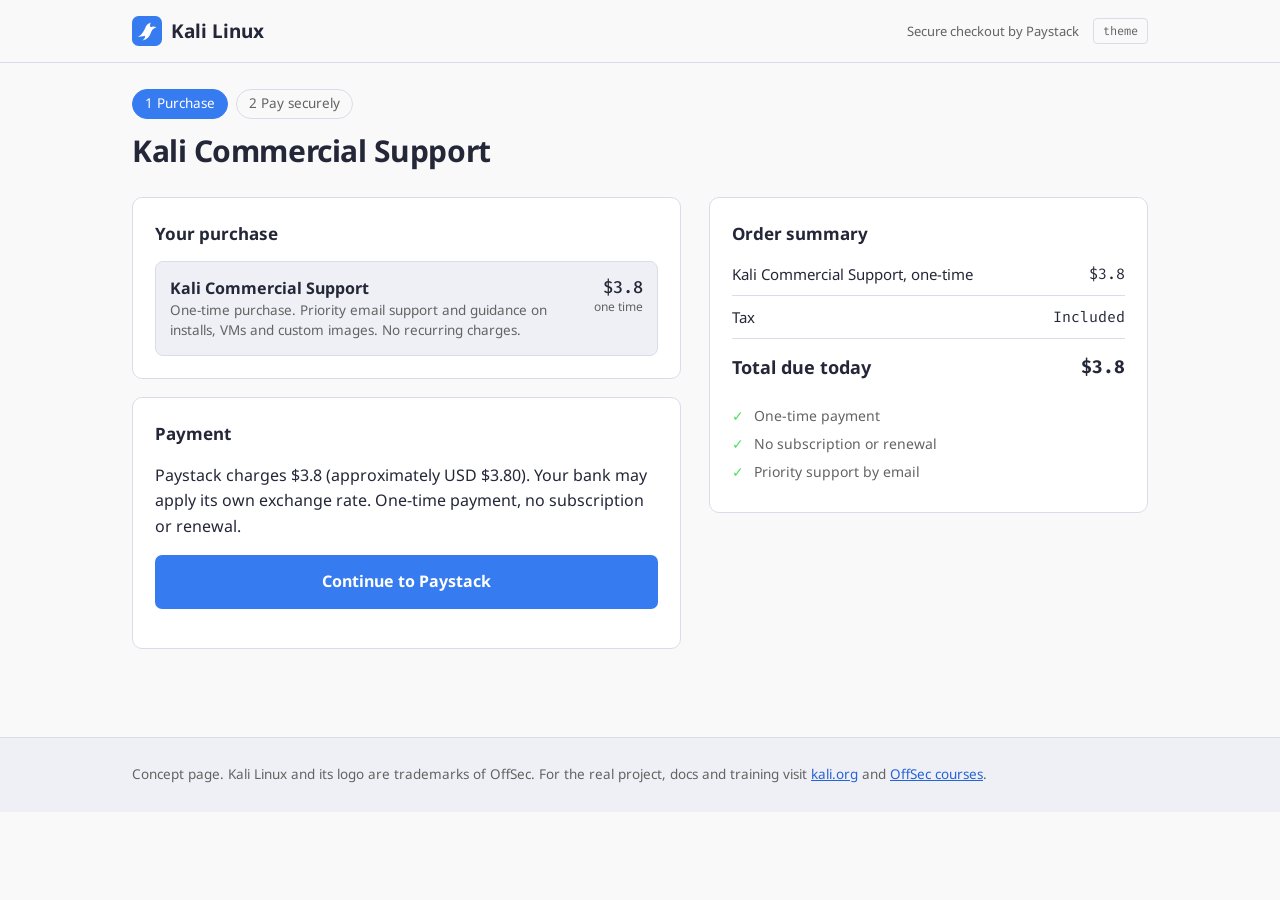
<file: buy/order.html>
<!DOCTYPE html>
<html lang="en">
<head>
<meta charset="utf-8">
<title>Checkout | Kali Linux Commercial</title>
<meta name="viewport" content="width=device-width, initial-scale=1, viewport-fit=cover">
<link rel="stylesheet" href="https://fonts.googleapis.com/css2?family=Noto+Sans:wght@400;600;700&family=Fira+Code:wght@400;500&display=swap">
<style>
:root{--bg:#010409;--bg2:#0b0f17;--panel:#16171d;--line:#262b38;--text:#e4e6ec;--mute:#98a0b3;--blue:#367bf0;--blue2:#5b9bff;--green:#4ee05b;--red:#ff5f56;--amber:#ffbd2e;--mono:'Fira Code',ui-monospace,Menlo,Consolas,monospace;--sans:'Noto Sans',system-ui,-apple-system,Segoe UI,Roboto,sans-serif;box-sizing:border-box;padding-top:env(safe-area-inset-top,0px);padding-bottom:env(safe-area-inset-bottom,0px)}
@media (prefers-color-scheme:light){:root:not([data-theme="dark"]){--bg:#f9f9f9;--bg2:#eef0f5;--panel:#fff;--line:#d9dde8;--text:#242738;--mute:#636363;--blue2:#2563d6}}
:root[data-theme="light"]{--bg:#f9f9f9;--bg2:#eef0f5;--panel:#fff;--line:#d9dde8;--text:#242738;--mute:#636363;--blue2:#2563d6}
*{box-sizing:border-box}body{margin:0;background:var(--bg);color:var(--text);font:16px/1.6 var(--sans)}
a{color:var(--blue2)}:focus-visible{outline:2px solid var(--blue2);outline-offset:2px}
.demo{background:color-mix(in srgb,var(--amber) 14%,var(--bg));border-bottom:1px solid var(--amber);padding:9px 22px;text-align:center;font-size:13.5px}
.demo b{color:var(--amber)}
header{border-bottom:1px solid var(--line)}
.wrap{max-width:1060px;margin:0 auto;padding:0 22px}
header .wrap{display:flex;align-items:center;gap:14px;height:62px}
.logo{display:flex;align-items:center;gap:9px;font-weight:700;font-size:19px;color:var(--text);text-decoration:none}.logo svg{width:30px;height:30px}
.lock{margin-left:auto;font-size:13px;color:var(--mute)}
.tg{all:unset;cursor:pointer;font:12px var(--mono);color:var(--mute);border:1px solid var(--line);padding:4px 9px;border-radius:4px}
.steps{display:flex;gap:8px;font-size:13.5px;color:var(--mute);margin:26px 0 8px;flex-wrap:wrap}
.steps span{padding:3px 12px;border-radius:99px;border:1px solid var(--line)}.steps .on{background:var(--blue);border-color:var(--blue);color:#fff}
h1{font-size:30px;margin:6px 0 22px;letter-spacing:-.015em}
.grid{display:grid;grid-template-columns:1.25fr 1fr;gap:28px;align-items:start;padding-bottom:70px}
.box{background:var(--panel);border:1px solid var(--line);border-radius:10px;padding:22px;margin-bottom:18px}
.box h2{font-size:17px;margin:0 0 14px}
.bill{display:inline-flex;border:1px solid var(--line);border-radius:7px;overflow:hidden;margin-bottom:14px}
.bill button{all:unset;cursor:pointer;padding:8px 16px;font-size:14px;color:var(--mute)}.bill button[aria-pressed=true]{background:var(--blue);color:#fff}
.plans{display:grid;gap:10px}
.plan{display:flex;gap:12px;align-items:flex-start;border:1px solid var(--line);border-radius:8px;padding:14px;cursor:pointer;background:var(--bg2)}
.plan:has(input:checked){border-color:var(--blue);box-shadow:0 0 0 1px var(--blue) inset}
.plan input{margin-top:5px;accent-color:var(--blue)}.plan b{display:block}.plan small{color:var(--mute);display:block;font-size:13.5px;line-height:1.45}
.plan .pr{margin-left:auto;text-align:right;font:500 17px var(--mono);white-space:nowrap}.plan .pr small{font:12px var(--sans)}
.f{display:grid;gap:14px}.r2{display:grid;grid-template-columns:1fr 1fr;gap:14px}.r3{display:grid;grid-template-columns:2fr 1fr 1fr;gap:14px}
label.l{display:block;font-size:13.5px;color:var(--mute);margin-bottom:5px}
input[type=text],input[type=email],select{width:100%;background:var(--bg);border:1px solid var(--line);color:var(--text);border-radius:6px;padding:11px 12px;font:15px var(--sans)}
input.m{font-family:var(--mono)}input:focus,select:focus{outline:2px solid var(--blue2);outline-offset:0;border-color:var(--blue)}
.chk{display:flex;gap:10px;align-items:flex-start;font-size:14px;color:var(--mute)}.chk input{margin-top:5px;accent-color:var(--blue)}
.pay{all:unset;box-sizing:border-box;display:block;width:100%;text-align:center;cursor:pointer;background:var(--blue);color:#fff;font-weight:700;padding:14px;border-radius:7px;margin-top:6px}
.pay:hover{filter:brightness(1.12)}
.sum{position:sticky;top:20px}.sum h2{margin-bottom:6px}
.li{display:flex;justify-content:space-between;gap:12px;padding:9px 0;border-bottom:1px solid var(--line);font-size:15px}.li span:last-child{font-family:var(--mono)}
.li.tot{border:0;font-weight:700;font-size:18px;padding-top:14px}
.inc{list-style:none;margin:14px 0 0;padding:0;font-size:14px;color:var(--mute)}.inc li{padding-left:22px;position:relative;margin:6px 0}.inc li:before{content:"✓";position:absolute;left:0;color:var(--green);font-weight:700}
.err{color:var(--red);font-size:13px;min-height:1em;margin-top:4px}
.done{display:none;text-align:center;padding:40px 10px}.done h2{font-size:24px}.done code{font-family:var(--mono);color:var(--blue2)}
footer{border-top:1px solid var(--line);background:var(--bg2);padding:26px 0;color:var(--mute);font-size:13.5px}
@media (max-width:860px){.grid{grid-template-columns:1fr}.sum{position:static;order:-1}.r3{grid-template-columns:1fr 1fr}.r3>:first-child{grid-column:1/-1}}
</style>
</head>
<body>
<header><div class="wrap">
<a class="logo" href="https://www.kali.org/"><svg viewBox="0 0 32 32" aria-hidden="true"><rect width="32" height="32" rx="7" fill="#367bf0"/><path d="M6 22c4-1 6-5 8-9 1-3 3-5 6-6-1 2-1 4 0 5 2-1 4-1 6 0-3 1-5 3-6 6-1 4-4 7-9 8 2-1 3-3 3-5-3 1-6 1-8 1z" fill="#fff"/></svg>Kali Linux</a>
<span class="lock">Secure checkout by Paystack</span><button class="tg" id="tg" aria-label="Toggle theme">theme</button>
</div></header>

<main class="wrap">
<div class="steps"><span class="on">1 Purchase</span><span>2 Pay securely</span></div>
<h1>Kali Commercial Support</h1>

<div class="grid">
<div>
<div class="box"><h2>Your purchase</h2>
<div class="plans">
<div class="plan"><span><b>Kali Commercial Support</b><small>One-time purchase. Priority email support and guidance on installs, VMs and custom images. No recurring charges.</small></span><span class="pr">$3.8<small>one time</small></span></div>
</div></div>

<div class="box"><h2>Payment</h2><p>Paystack charges $3.8 (approximately USD $3.80). Your bank may apply its own exchange rate. One-time payment, no subscription or renewal.</p>
<a class="pay" id="pb" href="#">Continue to Paystack</a>
<div class="err" id="paymentError" role="status" aria-live="polite"></div>
</div>
</div>

<aside class="sum"><div class="box"><h2>Order summary</h2>
<div class="li"><span id="sn">Kali Commercial Support, one-time</span><span id="sp">$3.8</span></div>
<div class="li"><span>Tax</span><span>Included</span></div>
<div class="li tot"><span>Total due today</span><span id="st">$3.8</span></div>
<ul class="inc"><li>One-time payment</li><li>No subscription or renewal</li><li>Priority support by email</li></ul>
</div>
</aside>
</div>
</main>
<footer><div class="wrap">Concept page. Kali Linux and its logo are trademarks of OffSec. For the real project, docs and training visit <a href="https://www.kali.org/">kali.org</a> and <a href="https://www.offsec.com/kali-training/courses/">OffSec courses</a>.</div></footer>

<script src="../js/config.js"></script>
<script>
var $=function(i){return document.getElementById(i)};
$('pb').onclick=function(e){
  var paymentPage=window.SITE.paystackPaymentPage;
  if(!paymentPage||paymentPage.indexOf('PASTE_')===0){
    e.preventDefault();
    $('paymentError').textContent='Paystack Payment Page URL is not configured yet. Add it in js/config.js.';
    return;
  }
  e.preventDefault();
  window.location.href=paymentPage;
};
$('tg').onclick=function(){var r=document.documentElement,d=r.getAttribute('data-theme'),dark=d?d==='dark':!matchMedia('(prefers-color-scheme: light)').matches;r.setAttribute('data-theme',dark?'light':'dark')};
</script>
</body>
</html>
</file>
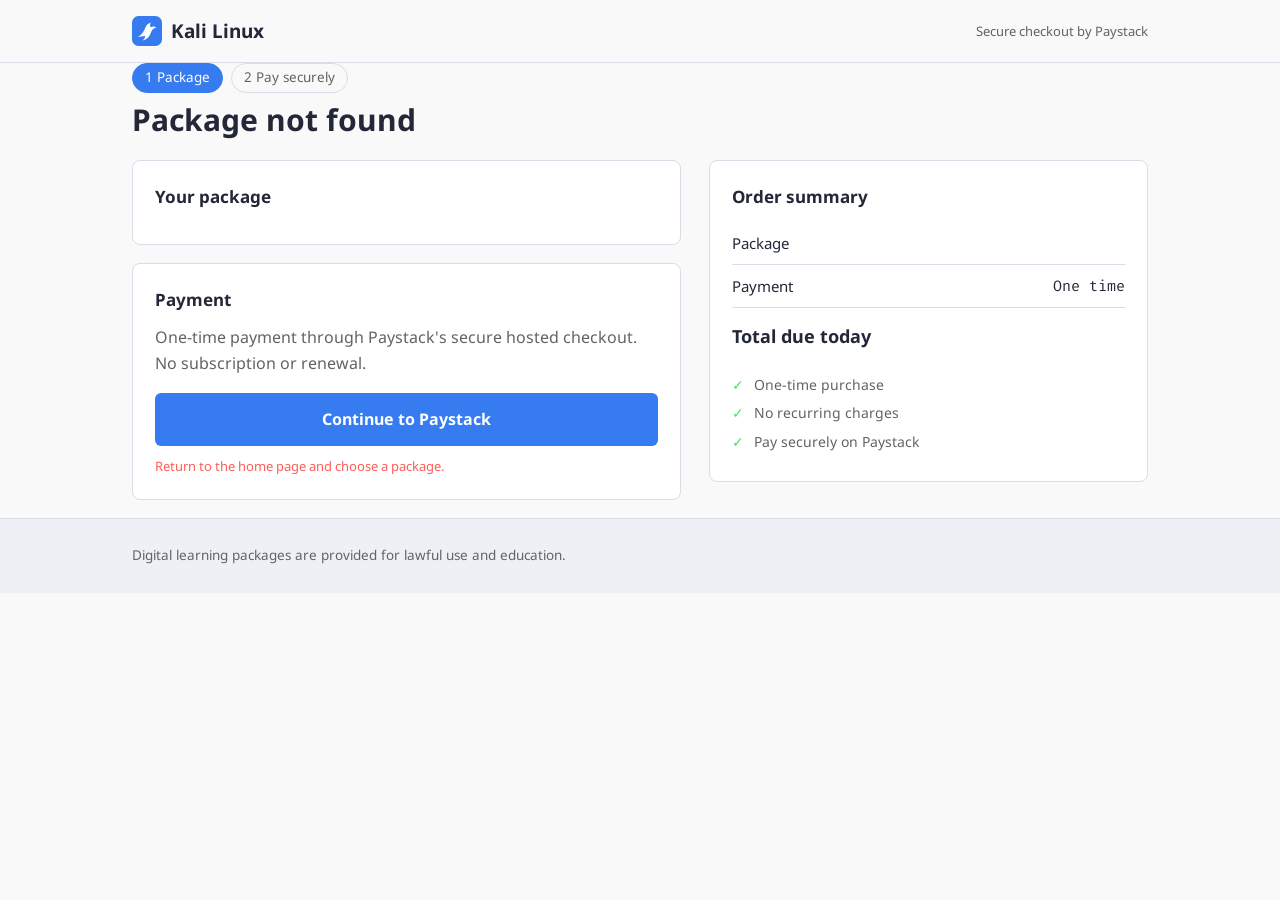
<file: buy/package-order.html>
<!DOCTYPE html>
<html lang="en">
<head>
<meta charset="utf-8">
<title>Package Checkout</title>
<meta name="viewport" content="width=device-width, initial-scale=1, viewport-fit=cover">
<link rel="stylesheet" href="https://fonts.googleapis.com/css2?family=Noto+Sans:wght@400;600;700&family=Fira+Code:wght@400;500&display=swap">
<style>
:root{--bg:#010409;--bg2:#0b0f17;--panel:#16171d;--line:#262b38;--text:#e4e6ec;--mute:#98a0b3;--blue:#367bf0;--blue2:#5b9bff;--green:#4ee05b;--red:#ff5f56;--amber:#ffbd2e;--mono:'Fira Code',ui-monospace,Menlo,Consolas,monospace;--sans:'Noto Sans',system-ui,-apple-system,Segoe UI,Roboto,sans-serif;box-sizing:border-box}
@media (prefers-color-scheme:light){:root:not([data-theme="dark"]){--bg:#f9f9f9;--bg2:#eef0f5;--panel:#fff;--line:#d9dde8;--text:#242738;--mute:#636363;--blue2:#2563d6}}
:root[data-theme="light"]{--bg:#f9f9f9;--bg2:#eef0f5;--panel:#fff;--line:#d9dde8;--text:#242738;--mute:#636363;--blue2:#2563d6}
*{box-sizing:border-box}body{margin:0;background:var(--bg);color:var(--text);font:16px/1.6 var(--sans)}a{color:var(--blue2)}:focus-visible{outline:2px solid var(--blue2);outline-offset:2px}
header{border-bottom:1px solid var(--line)}.wrap{max-width:1060px;margin:0 auto;padding:0 22px}header .wrap{display:flex;align-items:center;gap:14px;height:62px}
.logo{display:flex;align-items:center;gap:9px;font-weight:700;font-size:19px;color:var(--text);text-decoration:none}.logo svg{width:30px;height:30px}.lock{margin-left:auto;font-size:13px;color:var(--mute)}
main{padding-top:28px;padding-bottom:70px}.steps{display:flex;gap:8px;font-size:13.5px;color:var(--mute);margin:0 0 8px}.steps span{padding:3px 12px;border-radius:99px;border:1px solid var(--line)}.steps .on{background:var(--blue);border-color:var(--blue);color:#fff}
h1{font-size:30px;margin:6px 0 22px;line-height:1.25}.grid{display:grid;grid-template-columns:1.25fr 1fr;gap:28px;align-items:start}.box{background:var(--panel);border:1px solid var(--line);border-radius:8px;padding:22px;margin-bottom:18px}.box h2{font-size:17px;margin:0 0 12px}
.description{color:var(--mute);margin:0}.li{display:flex;justify-content:space-between;gap:12px;padding:9px 0;border-bottom:1px solid var(--line);font-size:15px}.li span:last-child{font-family:var(--mono)}.li.tot{border:0;font-weight:700;font-size:18px;padding-top:14px}
.inc{list-style:none;margin:14px 0 0;padding:0;font-size:14px;color:var(--mute)}.inc li{padding-left:22px;position:relative;margin:6px 0}.inc li:before{content:"✓";position:absolute;left:0;color:var(--green);font-weight:700}
.pay{display:block;text-align:center;text-decoration:none;background:var(--blue);color:#fff;font-weight:700;padding:14px;border-radius:6px;margin-top:16px}.pay:hover{filter:brightness(1.12)}.status{color:var(--red);font-size:13px;min-height:1em;margin:10px 0 0}footer{border-top:1px solid var(--line);background:var(--bg2);padding:26px 0;color:var(--mute);font-size:13.5px}
@media(max-width:760px){.grid{grid-template-columns:1fr}.sum{order:-1}h1{font-size:26px}}
</style>
</head>
<body>
<header><div class="wrap">
<a class="logo" href="../index.html"><svg viewBox="0 0 32 32" aria-hidden="true"><rect width="32" height="32" rx="7" fill="#367bf0"/><path d="M6 22c4-1 6-5 8-9 1-3 3-5 6-6-1 2-1 4 0 5 2-1 4-1 6 0-3 1-5 3-6 6-1 4-4 7-9 8 2-1 3-3 3-5-3 1-6 1-8 1z" fill="#fff"/></svg>Kali Linux</a>
<span class="lock">Secure checkout by Paystack</span>
</div></header>
<main class="wrap">
<div class="steps"><span class="on">1 Package</span><span>2 Pay securely</span></div>
<h1 id="productTitle">Package checkout</h1>
<div class="grid">
<div>
<div class="box"><h2>Your package</h2><p class="description" id="productDescription"></p></div>
<div class="box"><h2>Payment</h2><p class="description">One-time payment through Paystack's secure hosted checkout. No subscription or renewal.</p>
<a class="pay" id="payButton" href="#">Continue to Paystack</a>
<p class="status" id="paymentStatus" role="status" aria-live="polite"></p></div>
</div>
<aside class="sum"><div class="box"><h2>Order summary</h2>
<div class="li"><span id="summaryName">Package</span><span id="summaryPrice"></span></div>
<div class="li"><span>Payment</span><span>One time</span></div>
<div class="li tot"><span>Total due today</span><span id="totalPrice"></span></div>
<ul class="inc"><li>One-time purchase</li><li>No recurring charges</li><li>Pay securely on Paystack</li></ul>
</div></aside>
</div>
</main>
<footer><div class="wrap">Digital learning packages are provided for lawful use and education.</div></footer>
<script src="../js/config.js"></script>
<script>
var products={
  'ethical-hacking':{
    title:'Advanced DDoS Script',
    description:'Advanced ethical hacking scripts with a step-by-step tutorial. For authorized security testing only.',
    price:'$3.2',
    paymentPage:window.SITE.ethicalHackingPaymentPage
  },
  forensics:{
    title:'Advanced CCTV/Webcam Forensics Package',
    description:'Advanced digital forensics package with a step-by-step tutorial.',
    price:'$9.8',
    paymentPage:window.SITE.forensicsPaymentPage
  }
};
var selected=products[new URLSearchParams(location.search).get('product')];
var button=document.getElementById('payButton');
if(!selected){
  document.getElementById('productTitle').textContent='Package not found';
  document.getElementById('paymentStatus').textContent='Return to the home page and choose a package.';
  button.hidden=true;
}else{
  document.title=selected.title+' | Checkout';
  document.getElementById('productTitle').textContent=selected.title;
  document.getElementById('productDescription').textContent=selected.description;
  document.getElementById('summaryName').textContent=selected.title;
  document.getElementById('summaryPrice').textContent=selected.price;
  document.getElementById('totalPrice').textContent=selected.price;
  button.addEventListener('click',function(event){
    if(!selected.paymentPage||selected.paymentPage.indexOf('PASTE_')===0){
      event.preventDefault();
      document.getElementById('paymentStatus').textContent='This package payment link is not configured yet. Add its Paystack Payment Page URL in js/config.js.';
      return;
    }
    event.preventDefault();
    window.location.href=selected.paymentPage;
  });
}
</script>
</body>
</html>
</file>
<file: css/style.css>
:root{--bg:#eef1f5;--ink:#14202e;--muted:#566275;--accent:#0b6e4f;--accent-d:#085a41;--card:#fff;--line:#d5dbe4}
*{box-sizing:border-box}
body{margin:0;background:var(--bg);color:var(--ink);font-family:"Space Grotesk",system-ui,-apple-system,"Segoe UI",sans-serif;line-height:1.55;min-height:100vh;display:flex;flex-direction:column}
header,main,footer{width:100%;max-width:960px;margin:0 auto;padding:0 24px}
header{padding-top:28px;padding-bottom:12px;font-weight:700;font-size:1.1rem}
main{flex:1;display:grid;align-content:center;gap:40px;padding-top:40px;padding-bottom:56px}
h1{font-size:clamp(2.6rem,8vw,5.2rem);line-height:1;letter-spacing:-.03em;margin:0;max-width:12ch}
.lead{font-size:1.15rem;color:var(--muted);max-width:46ch;margin:0}
.buybox{display:flex;flex-wrap:wrap;align-items:center;gap:20px;background:var(--card);border:1px solid var(--line);border-radius:12px;padding:20px 24px;width:fit-content}
.price{font-size:2rem;font-weight:700}
.btn{display:inline-block;background:var(--accent);color:#fff;text-decoration:none;font-weight:700;padding:14px 28px;border-radius:8px;font-size:1.05rem}
.btn:hover{background:var(--accent-d)}
.btn:focus-visible,a:focus-visible{outline:3px solid #f2a900;outline-offset:3px}
.how{display:grid;grid-template-columns:repeat(auto-fit,minmax(200px,1fr));gap:24px;border-top:1px solid var(--line);padding-top:24px;color:var(--muted)}
.how strong{display:block;color:var(--ink)}
.panel{background:var(--card);border:1px solid var(--line);border-radius:12px;padding:28px;max-width:520px}
.panel h2{margin:0 0 8px;font-size:1.6rem}
footer{padding-top:16px;padding-bottom:28px;color:var(--muted);font-size:.9rem}
footer a,.panel a:not(.btn){color:var(--accent)}
@media (prefers-reduced-motion:no-preference){.btn{transition:background .15s}}
</file>
